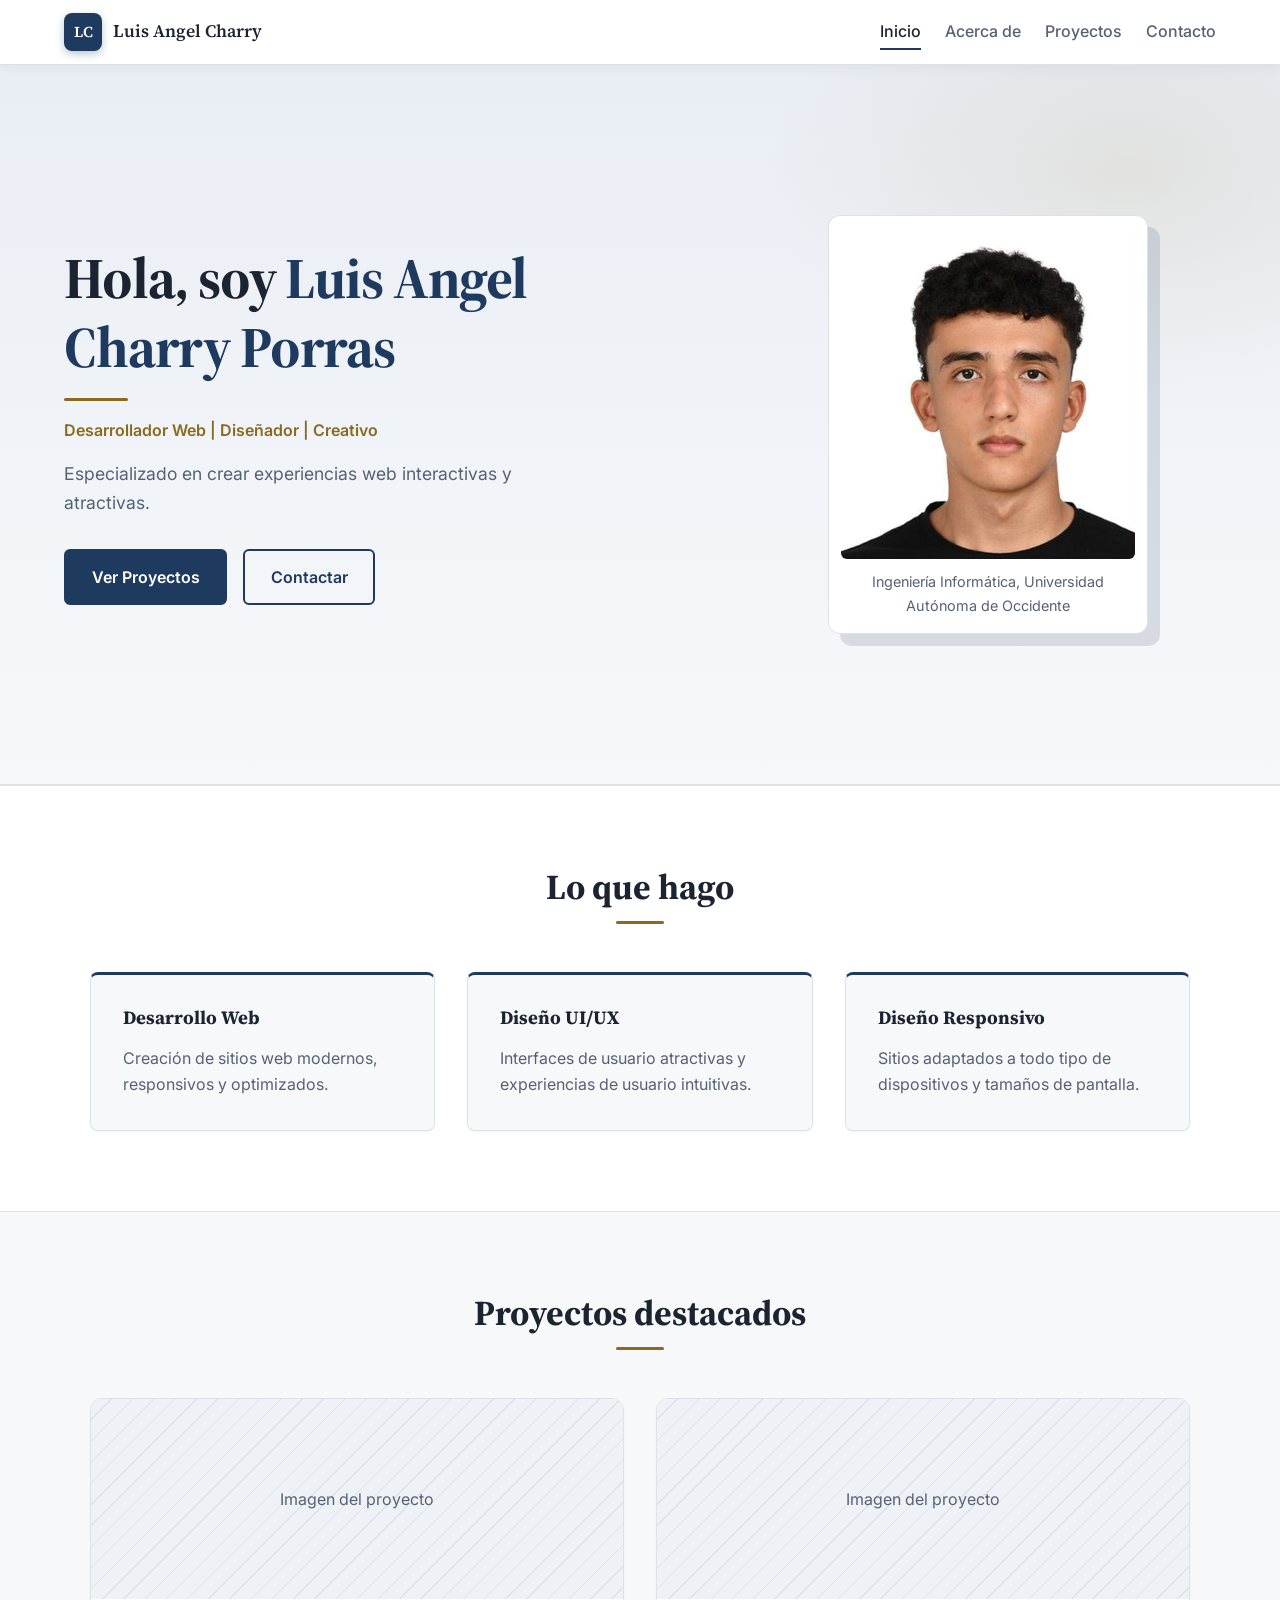
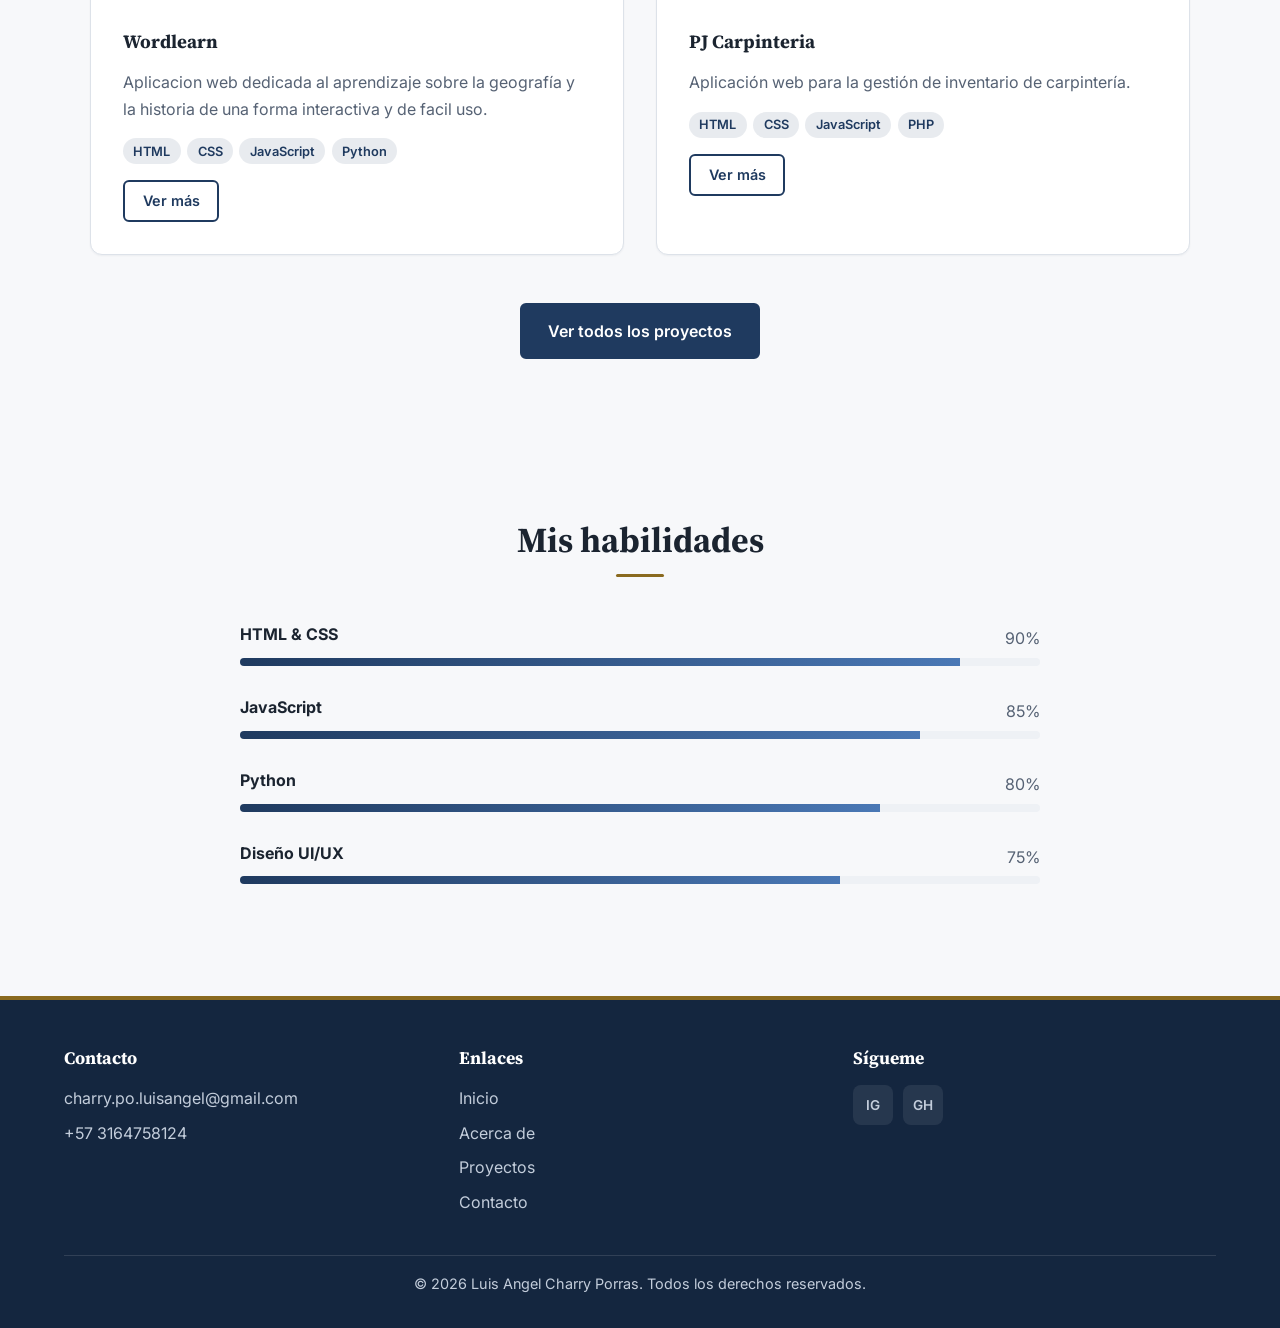
<file: index.html>
<!DOCTYPE html>
<html lang="es">
<head>
  <meta charset="UTF-8">
  <meta name="viewport" content="width=device-width, initial-scale=1.0">
  <link rel="preconnect" href="https://fonts.googleapis.com">
  <link rel="preconnect" href="https://fonts.gstatic.com" crossorigin>
  <link href="https://fonts.googleapis.com/css2?family=Inter:wght@400;500;600&family=Source+Serif+4:opsz,wght@8..60,500;8..60,600;8..60,700&display=swap" rel="stylesheet">
  <link rel="stylesheet" href="css/styles.css">
  <title>Luis Angel Charry Porras | Desarrollador Web</title>
</head>
<body>
  <header>
    <a href="index.html" class="logo"><span class="logo-mark">LC</span><span class="logo-name">Luis Angel Charry</span></a>
    <nav id="main-nav">
      <ul>
        <li><a href="index.html" class="active">Inicio</a></li>
        <li><a href="about.html">Acerca de</a></li>
        <li><a href="projects.html">Proyectos</a></li>
        <li><a href="contact.html">Contacto</a></li>
      </ul>
    </nav>
    <button id="mobile-menu" class="menu-toggle" aria-label="Abrir menú"><span></span><span></span><span></span></button>
  </header>

  <main>
    <section class="hero">
      <div class="hero-content">
        <h1>Hola, soy <span class="highlight">Luis Angel Charry Porras</span></h1>
        <p class="subtitle">Desarrollador Web | Diseñador | Creativo</p>
        <p class="hero-text">Especializado en crear experiencias web interactivas y atractivas.</p>
        <div class="cta-buttons">
          <a href="projects.html" class="btn primary">Ver Proyectos</a>
          <a href="contact.html" class="btn secondary">Contactar</a>
        </div>
      </div>
      <div class="hero-image">
        <figure class="portrait">
          <img src="img/tu-foto.jpeg" alt="Retrato de Luis Angel Charry Porras" width="461" height="519">
          <figcaption>Ingeniería Informática, Universidad Autónoma de Occidente</figcaption>
        </figure>
      </div>
    </section>

    <section class="services">
      <h2 class="section-title">Lo que hago</h2>
      <div class="services-container">
        <div class="service-card reveal"><h3>Desarrollo Web</h3><p>Creación de sitios web modernos, responsivos y optimizados.</p></div>
        <div class="service-card reveal"><h3>Diseño UI/UX</h3><p>Interfaces de usuario atractivas y experiencias de usuario intuitivas.</p></div>
        <div class="service-card reveal"><h3>Diseño Responsivo</h3><p>Sitios adaptados a todo tipo de dispositivos y tamaños de pantalla.</p></div>
      </div>
    </section>

    <section class="featured-projects">
      <h2 class="section-title">Proyectos destacados</h2>
      <div class="projects-grid">
        <article class="project-card reveal">
          <div class="project-image"><div class="image-placeholder">Imagen del proyecto</div></div>
          <div class="project-info">
            <h3>Wordlearn</h3>
            <p>Aplicacion web dedicada al aprendizaje sobre la geografía y la historia de una forma interactiva y de facil uso.</p>
            <ul class="tags"><li>HTML</li><li>CSS</li><li>JavaScript</li><li>Python</li></ul>
            <a href="projects.html" class="btn small secondary">Ver más</a>
          </div>
        </article>
        <article class="project-card reveal">
          <div class="project-image"><div class="image-placeholder">Imagen del proyecto</div></div>
          <div class="project-info">
            <h3>PJ Carpinteria</h3>
            <p>Aplicación web para la gestión de inventario de carpintería.</p>
            <ul class="tags"><li>HTML</li><li>CSS</li><li>JavaScript</li><li>PHP</li></ul>
            <a href="projects.html" class="btn small secondary">Ver más</a>
          </div>
        </article>
      </div>
      <div class="center-button"><a href="projects.html" class="btn primary">Ver todos los proyectos</a></div>
    </section>

    <section class="skills">
      <h2 class="section-title">Mis habilidades</h2>
      <div class="skills-container">
        <div class="skill reveal" style="--level:90%"><div class="skill-name"><h3>HTML &amp; CSS</h3><span>90%</span></div><div class="skill-bar"><div class="skill-level"></div></div></div>
        <div class="skill reveal" style="--level:85%"><div class="skill-name"><h3>JavaScript</h3><span>85%</span></div><div class="skill-bar"><div class="skill-level"></div></div></div>
        <div class="skill reveal" style="--level:80%"><div class="skill-name"><h3>Python</h3><span>80%</span></div><div class="skill-bar"><div class="skill-level"></div></div></div>
        <div class="skill reveal" style="--level:75%"><div class="skill-name"><h3>Diseño UI/UX</h3><span>75%</span></div><div class="skill-bar"><div class="skill-level"></div></div></div>
      </div>
    </section>
  </main>

  <footer>
    <div class="footer-content">
      <div class="footer-section">
        <h3>Contacto</h3>
        <p>charry.po.luisangel@gmail.com</p>
        <p>+57 3164758124</p>
      </div>
      <div class="footer-section">
        <h3>Enlaces</h3>
        <ul>
          <li><a href="index.html">Inicio</a></li>
          <li><a href="about.html">Acerca de</a></li>
          <li><a href="projects.html">Proyectos</a></li>
          <li><a href="contact.html">Contacto</a></li>
        </ul>
      </div>
      <div class="footer-section">
        <h3>Sígueme</h3>
        <div class="social-icons">
          <a href="https://www.instagram.com/xx.l_acp.om?obrf=MTgzN3Zocjd4cWVyNg%3D%3D&utm_source=qr" class="social-icon" aria-label="Instagram">IG</a>
          <a href="https://github.com/luissss-del" class="social-icon" aria-label="GitHub">GH</a>
        </div>
      </div>
    </div>
    <div class="footer-bottom"><p>&copy; 2026 Luis Angel Charry Porras. Todos los derechos reservados.</p></div>
  </footer>
  <script src="js/main.js"></script>
</body>
</html>
</file>
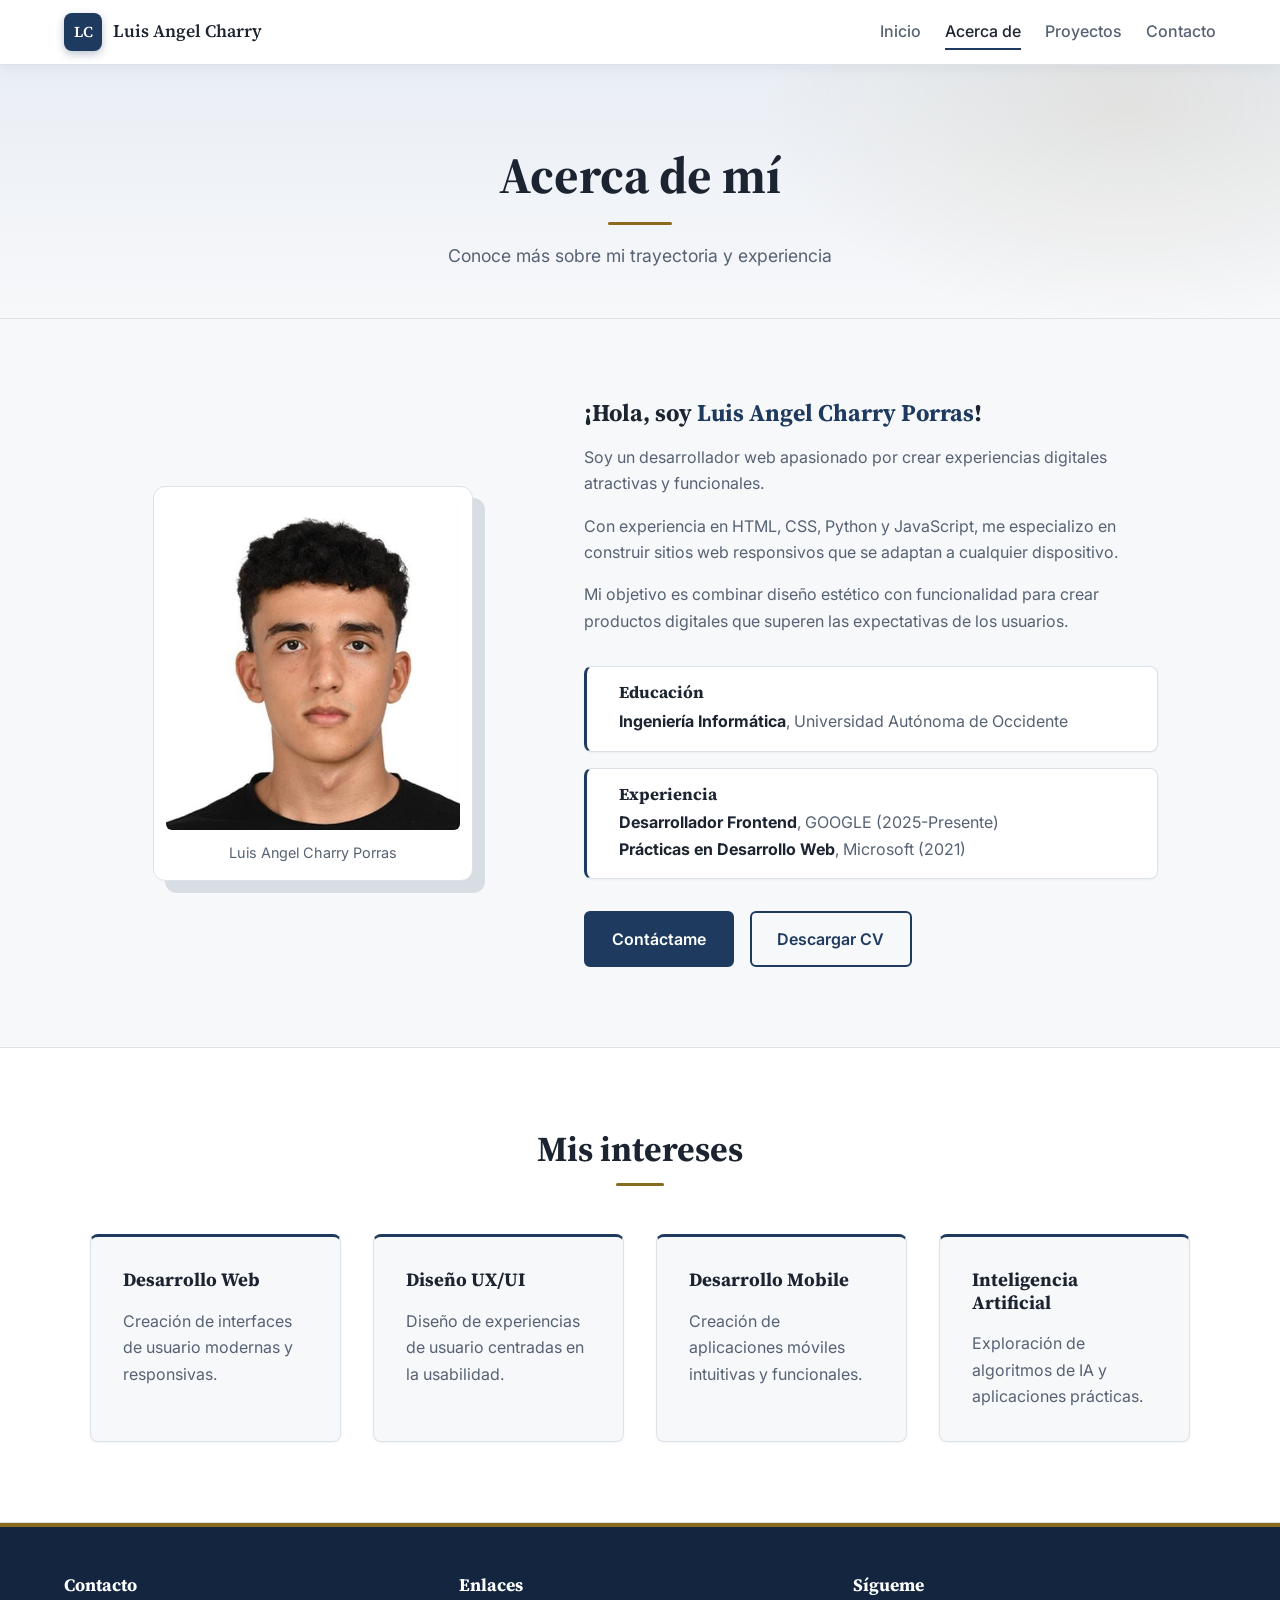
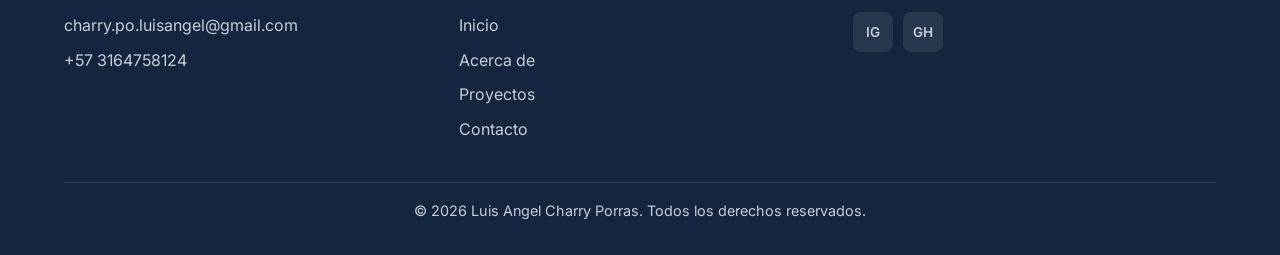
<file: about.html>
<!DOCTYPE html>
<html lang="es">
<head>
  <meta charset="UTF-8">
  <meta name="viewport" content="width=device-width, initial-scale=1.0">
  <link rel="preconnect" href="https://fonts.googleapis.com">
  <link rel="preconnect" href="https://fonts.gstatic.com" crossorigin>
  <link href="https://fonts.googleapis.com/css2?family=Inter:wght@400;500;600&family=Source+Serif+4:opsz,wght@8..60,500;8..60,600;8..60,700&display=swap" rel="stylesheet">
  <link rel="stylesheet" href="css/styles.css">
  <title>Acerca de mí | Luis Angel Charry Porras</title>
</head>
<body>
  <header>
    <a href="index.html" class="logo"><span class="logo-mark">LC</span><span class="logo-name">Luis Angel Charry</span></a>
    <nav id="main-nav">
      <ul>
        <li><a href="index.html">Inicio</a></li>
        <li><a href="about.html" class="active">Acerca de</a></li>
        <li><a href="projects.html">Proyectos</a></li>
        <li><a href="contact.html">Contacto</a></li>
      </ul>
    </nav>
    <button id="mobile-menu" class="menu-toggle" aria-label="Abrir menú"><span></span><span></span><span></span></button>
  </header>

  <main>
    <section class="page-header">
      <h1>Acerca de mí</h1>
      <p>Conoce más sobre mi trayectoria y experiencia</p>
    </section>

    <section class="about-content">
      <div class="container about-grid">
        <div class="about-image reveal">
          <figure class="portrait">
            <img src="img/tu-foto.jpeg" alt="Retrato de Luis Angel Charry Porras" width="461" height="519">
            <figcaption>Luis Angel Charry Porras</figcaption>
          </figure>
        </div>
        <div class="about-text reveal">
          <h2>¡Hola, soy <span class="highlight">Luis Angel Charry Porras</span>!</h2>
          <p>Soy un desarrollador web apasionado por crear experiencias digitales atractivas y funcionales.</p>
          <p>Con experiencia en HTML, CSS, Python y JavaScript, me especializo en construir sitios web responsivos que se adaptan a cualquier dispositivo.</p>
          <p>Mi objetivo es combinar diseño estético con funcionalidad para crear productos digitales que superen las expectativas de los usuarios.</p>
          <div class="about-details">
            <div class="detail-item">
              <h3>Educación</h3>
              <p><strong>Ingeniería Informática</strong>, Universidad Autónoma de Occidente</p>
            </div>
            <div class="detail-item">
              <h3>Experiencia</h3>
              <p><strong>Desarrollador Frontend</strong>, GOOGLE (2025-Presente)</p>
              <p><strong>Prácticas en Desarrollo Web</strong>, Microsoft (2021)</p>
            </div>
          </div>
          <div class="cta-buttons">
            <a href="contact.html" class="btn primary">Contáctame</a>
            <a href="Documento CV.docx" class="btn secondary">Descargar CV</a>
          </div>
        </div>
      </div>
    </section>

    <section class="intereses">
      <h2 class="section-title">Mis intereses</h2>
      <div class="interests-grid">
        <div class="interest-card reveal"><h3>Desarrollo Web</h3><p>Creación de interfaces de usuario modernas y responsivas.</p></div>
        <div class="interest-card reveal"><h3>Diseño UX/UI</h3><p>Diseño de experiencias de usuario centradas en la usabilidad.</p></div>
        <div class="interest-card reveal"><h3>Desarrollo Mobile</h3><p>Creación de aplicaciones móviles intuitivas y funcionales.</p></div>
        <div class="interest-card reveal"><h3>Inteligencia Artificial</h3><p>Exploración de algoritmos de IA y aplicaciones prácticas.</p></div>
      </div>
    </section>
  </main>

  <footer>
    <div class="footer-content">
      <div class="footer-section">
        <h3>Contacto</h3>
        <p>charry.po.luisangel@gmail.com</p>
        <p>+57 3164758124</p>
      </div>
      <div class="footer-section">
        <h3>Enlaces</h3>
        <ul>
          <li><a href="index.html">Inicio</a></li>
          <li><a href="about.html">Acerca de</a></li>
          <li><a href="projects.html">Proyectos</a></li>
          <li><a href="contact.html">Contacto</a></li>
        </ul>
      </div>
      <div class="footer-section">
        <h3>Sígueme</h3>
        <div class="social-icons">
          <a href="https://www.instagram.com/xx.l_acp.om?obrf=MTgzN3Zocjd4cWVyNg%3D%3D&utm_source=qr" class="social-icon" aria-label="Instagram">IG</a>
          <a href="https://github.com/luissss-del" class="social-icon" aria-label="GitHub">GH</a>
        </div>
      </div>
    </div>
    <div class="footer-bottom"><p>&copy; 2026 Luis Angel Charry Porras. Todos los derechos reservados.</p></div>
  </footer>
  <script src="js/main.js"></script>
</body>
</html>
</file>
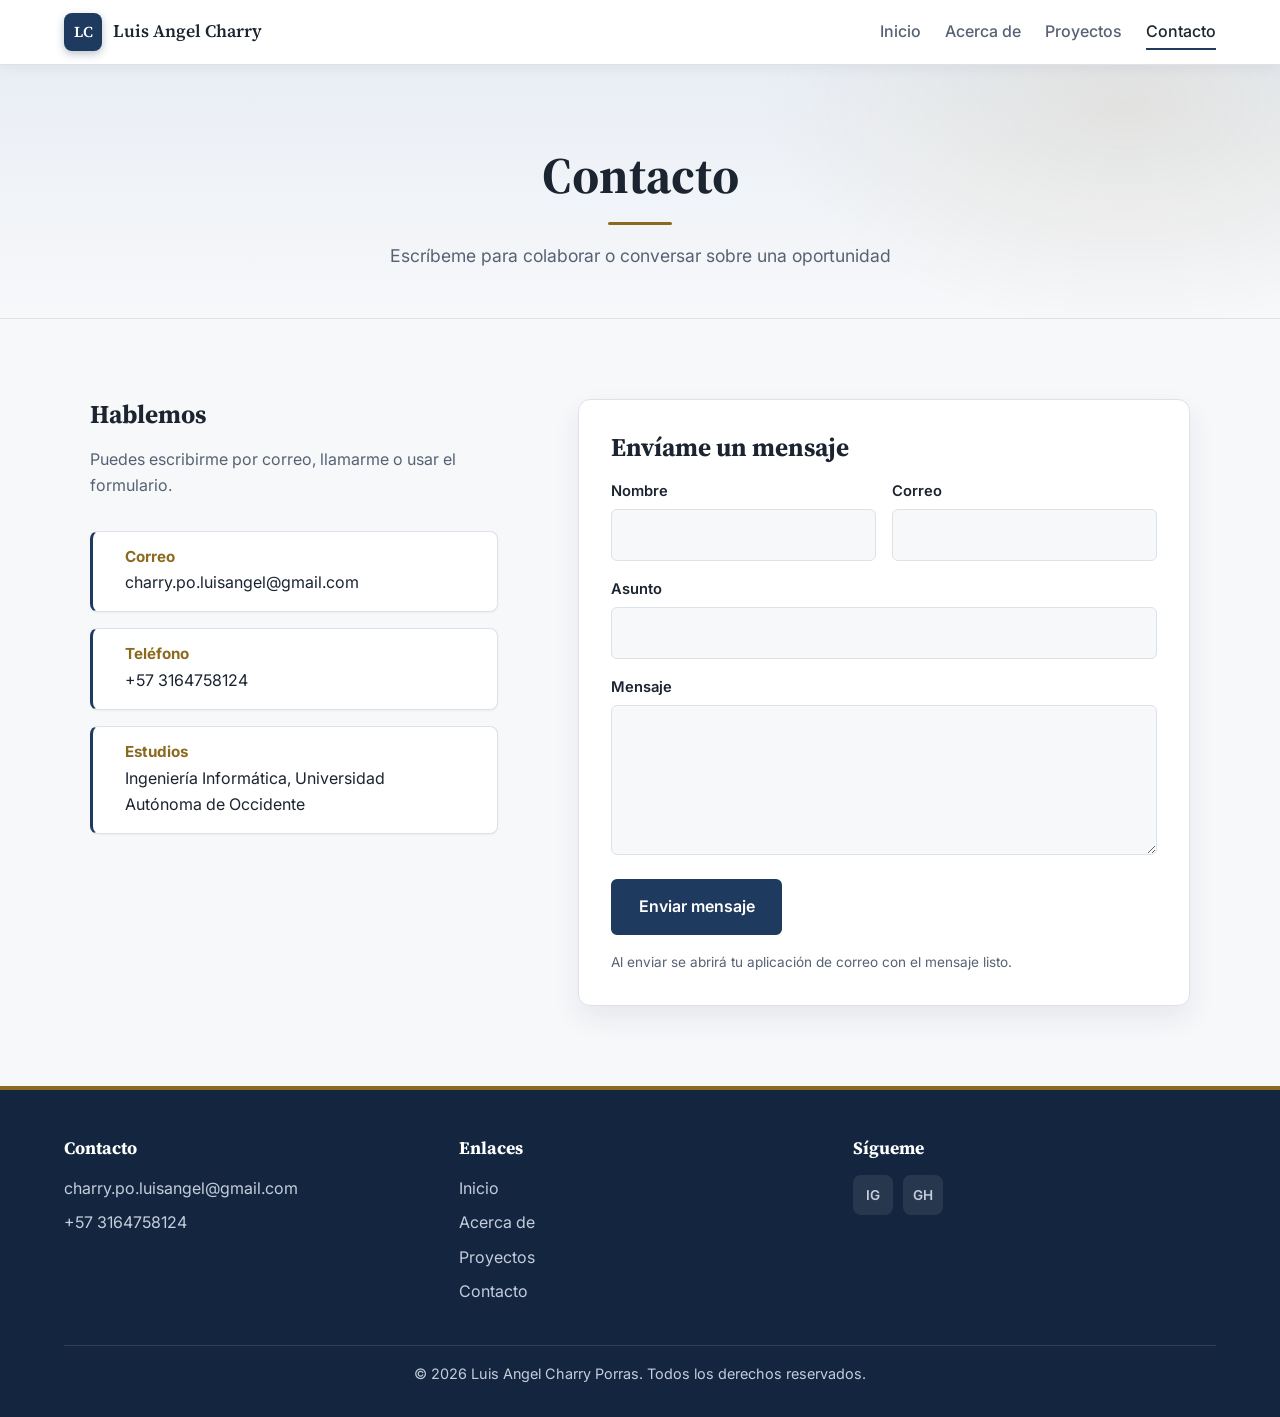
<file: contact.html>
<!DOCTYPE html>
<html lang="es">
<head>
  <meta charset="UTF-8">
  <meta name="viewport" content="width=device-width, initial-scale=1.0">
  <link rel="preconnect" href="https://fonts.googleapis.com">
  <link rel="preconnect" href="https://fonts.gstatic.com" crossorigin>
  <link href="https://fonts.googleapis.com/css2?family=Inter:wght@400;500;600&family=Source+Serif+4:opsz,wght@8..60,500;8..60,600;8..60,700&display=swap" rel="stylesheet">
  <link rel="stylesheet" href="css/styles.css">
  <title>Contacto | Luis Angel Charry Porras</title>
</head>
<body>
  <header>
    <a href="index.html" class="logo"><span class="logo-mark">LC</span><span class="logo-name">Luis Angel Charry</span></a>
    <nav id="main-nav">
      <ul>
        <li><a href="index.html">Inicio</a></li>
        <li><a href="about.html">Acerca de</a></li>
        <li><a href="projects.html">Proyectos</a></li>
        <li><a href="contact.html" class="active">Contacto</a></li>
      </ul>
    </nav>
    <button id="mobile-menu" class="menu-toggle" aria-label="Abrir menú"><span></span><span></span><span></span></button>
  </header>

  <main>
    <section class="page-header">
      <h1>Contacto</h1>
      <p>Escríbeme para colaborar o conversar sobre una oportunidad</p>
    </section>

    <section class="contact-section">
      <div class="contact-grid">
        <div class="contact-info reveal">
          <h2>Hablemos</h2>
          <p>Puedes escribirme por correo, llamarme o usar el formulario.</p>
          <div class="info-item">
            <h3>Correo</h3>
            <a href="mailto:charry.po.luisangel@gmail.com">charry.po.luisangel@gmail.com</a>
          </div>
          <div class="info-item">
            <h3>Teléfono</h3>
            <a href="tel:+573164758124">+57 3164758124</a>
          </div>
          <div class="info-item">
            <h3>Estudios</h3>
            <p>Ingeniería Informática, Universidad Autónoma de Occidente</p>
          </div>
        </div>

        <div class="contact-form reveal">
          <h2>Envíame un mensaje</h2>
          <form action="mailto:charry.po.luisangel@gmail.com?subject=Contacto desde tu portafolio" method="post" enctype="text/plain">
            <div class="form-row">
              <div class="form-group">
                <label for="nombre">Nombre</label>
                <input type="text" id="nombre" name="Nombre" autocomplete="name" required>
              </div>
              <div class="form-group">
                <label for="correo">Correo</label>
                <input type="email" id="correo" name="Correo" autocomplete="email" required>
              </div>
            </div>
            <div class="form-group">
              <label for="asunto">Asunto</label>
              <input type="text" id="asunto" name="Asunto" required>
            </div>
            <div class="form-group">
              <label for="mensaje">Mensaje</label>
              <textarea id="mensaje" name="Mensaje" required></textarea>
            </div>
            <button type="submit" class="btn primary">Enviar mensaje</button>
            <p class="form-note">Al enviar se abrirá tu aplicación de correo con el mensaje listo.</p>
          </form>
        </div>
      </div>
    </section>
  </main>

  <footer>
    <div class="footer-content">
      <div class="footer-section">
        <h3>Contacto</h3>
        <p>charry.po.luisangel@gmail.com</p>
        <p>+57 3164758124</p>
      </div>
      <div class="footer-section">
        <h3>Enlaces</h3>
        <ul>
          <li><a href="index.html">Inicio</a></li>
          <li><a href="about.html">Acerca de</a></li>
          <li><a href="projects.html">Proyectos</a></li>
          <li><a href="contact.html">Contacto</a></li>
        </ul>
      </div>
      <div class="footer-section">
        <h3>Sígueme</h3>
        <div class="social-icons">
          <a href="https://www.instagram.com/xx.l_acp.om?obrf=MTgzN3Zocjd4cWVyNg%3D%3D&utm_source=qr" class="social-icon" aria-label="Instagram">IG</a>
          <a href="https://github.com/luissss-del" class="social-icon" aria-label="GitHub">GH</a>
        </div>
      </div>
    </div>
    <div class="footer-bottom"><p>&copy; 2026 Luis Angel Charry Porras. Todos los derechos reservados.</p></div>
  </footer>
  <script src="js/main.js"></script>
</body>
</html>
</file>
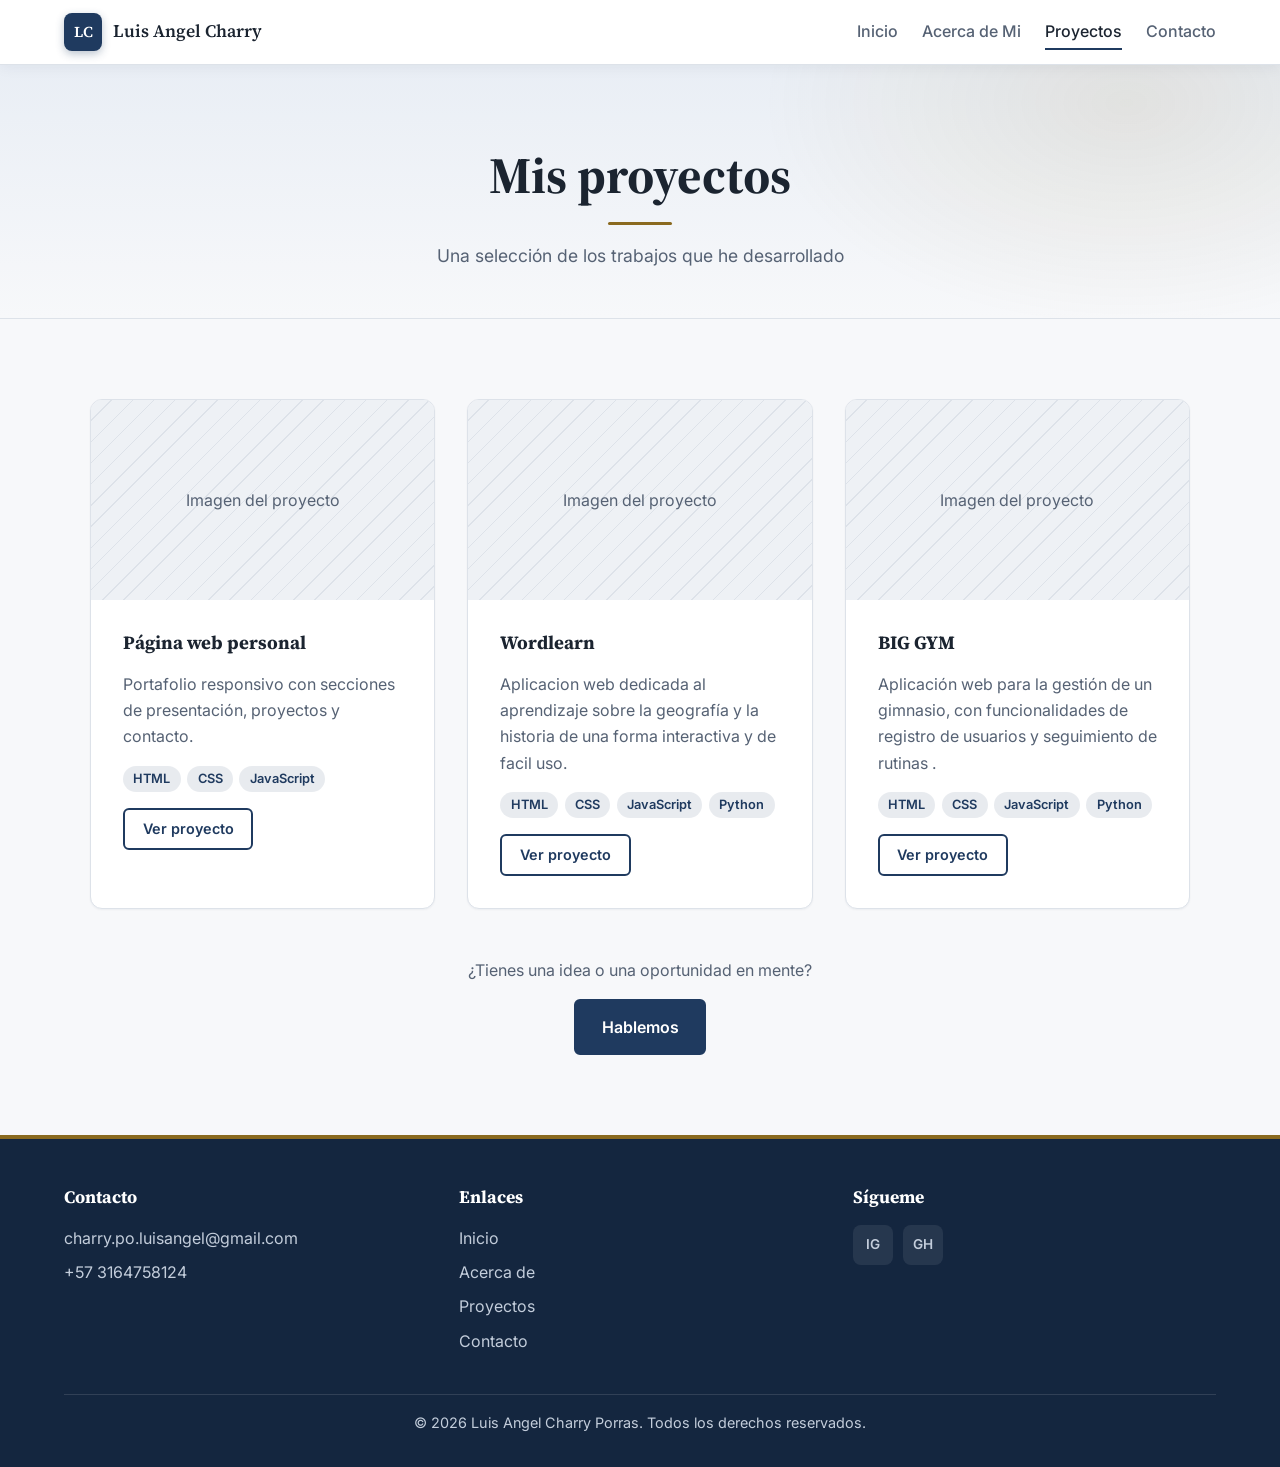
<file: projects.html>
<!DOCTYPE html>
<html lang="es">
<head>
  <meta charset="UTF-8">
  <meta name="viewport" content="width=device-width, initial-scale=1.0">
  <link rel="preconnect" href="https://fonts.googleapis.com">
  <link rel="preconnect" href="https://fonts.gstatic.com" crossorigin>
  <link href="https://fonts.googleapis.com/css2?family=Inter:wght@400;500;600&family=Source+Serif+4:opsz,wght@8..60,500;8..60,600;8..60,700&display=swap" rel="stylesheet">
  <link rel="stylesheet" href="css/styles.css">
  <title>Proyectos | Luis Angel Charry Porras</title>
</head>
<body>
  <header>
    <a href="index.html" class="logo"><span class="logo-mark">LC</span><span class="logo-name">Luis Angel Charry</span></a>
    <nav id="main-nav">
      <ul>
        <li><a href="index.html">Inicio</a></li>
        <li><a href="about.html">Acerca de Mi</a></li>
        <li><a href="projects.html" class="active">Proyectos</a></li>
        <li><a href="contact.html">Contacto</a></li>
      </ul>
    </nav>
    <button id="mobile-menu" class="menu-toggle" aria-label="Abrir menú"><span></span><span></span><span></span></button>
  </header>

  <main>
    <section class="page-header">
      <h1>Mis proyectos</h1>
      <p>Una selección de los trabajos que he desarrollado</p>
    </section>

    <section class="projects-page">
      <div class="projects-grid">
        <article class="project-card reveal">
          <div class="project-image"><div class="image-placeholder">Imagen del proyecto</div></div>
          <div class="project-info">
            <h3>Página web personal</h3>
            <p>Portafolio responsivo con secciones de presentación, proyectos y contacto.</p>
            <ul class="tags"><li>HTML</li><li>CSS</li><li>JavaScript</li></ul>
            <a href="index.html" class="btn small secondary">Ver proyecto</a>
          </div>
        </article>
        <article class="project-card reveal">
          <div class="project-image"><div class="image-placeholder">Imagen del proyecto</div></div>
          <div class="project-info">
            <h3>Wordlearn</h3>
            <p>Aplicacion web dedicada al aprendizaje sobre la geografía y la historia de una forma interactiva y de facil uso.</p>
            <ul class="tags"><li>HTML</li><li>CSS</li><li>JavaScript</li><li>Python</li></ul>
            <a href="https://github.com/luissss-del/Proyecto11.git" class="btn small secondary">Ver proyecto</a>
          </div>
        </article>
        <article class="project-card reveal">
          <div class="project-image"><div class="image-placeholder">Imagen del proyecto</div></div>
          <div class="project-info">
            <h3>BIG GYM</h3>
            <p>Aplicación web para la gestión de un gimnasio, con funcionalidades de registro de usuarios y seguimiento de rutinas .</p>
            <ul class="tags"><li>HTML</li><li>CSS</li><li>JavaScript</li><li>Python</li></ul>
            <a href="https://github.com/luissss-del/biggym.git" class="btn small secondary">Ver proyecto</a>
          </div>
        </article>
      </div>
      <div class="center-button">
        <p style="color:var(--muted);margin-bottom:var(--spacing-sm)">¿Tienes una idea o una oportunidad en mente?</p>
        <a href="contact.html" class="btn primary">Hablemos</a>
      </div>
    </section>
  </main>

  <footer>
    <div class="footer-content">
      <div class="footer-section">
        <h3>Contacto</h3>
        <p>charry.po.luisangel@gmail.com</p>
        <p>+57 3164758124</p>
      </div>
      <div class="footer-section">
        <h3>Enlaces</h3>
        <ul>
          <li><a href="index.html">Inicio</a></li>
          <li><a href="about.html">Acerca de</a></li>
          <li><a href="projects.html">Proyectos</a></li>
          <li><a href="contact.html">Contacto</a></li>
        </ul>
      </div>
      <div class="footer-section">
        <h3>Sígueme</h3>
        <div class="social-icons">
          <a href="https://www.instagram.com/xx.l_acp.om?obrf=MTgzN3Zocjd4cWVyNg%3D%3D&utm_source=qr" class="social-icon" aria-label="Instagram">IG</a>
          <a href="https://github.com/luissss-del" class="social-icon" aria-label="GitHub">GH</a>
        </div>
      </div>
    </div>
    <div class="footer-bottom"><p>&copy; 2026 Luis Angel Charry Porras. Todos los derechos reservados.</p></div>
  </footer>
  <script src="js/main.js"></script>
</body>
</html>
</file>
<file: css/styles.css>
/* ===== Variables ===== */
:root {
  --font-main: 'Inter', 'Segoe UI', Tahoma, sans-serif;
  --font-heading: 'Source Serif 4', Georgia, serif;
  --bg: #f7f8fa;
  --surface: #ffffff;
  --surface-2: #eef1f5;
  --text: #1b2430;
  --muted: #566274;
  --line: #dde2e9;
  --primary-color: #1f3a5f;
  --accent-color: #8a6a1f;
  --footer-bg: #14263f;
  --spacing-sm: 1rem;
  --spacing-md: 2rem;
  --spacing-lg: 3rem;
  --spacing-xl: 5rem;
  --border-radius: 8px;
}

/* ===== Reset y base ===== */
* { margin: 0; padding: 0; box-sizing: border-box; }
html { scroll-behavior: smooth; }
body { font-family: var(--font-main); line-height: 1.65; color: var(--text); background: var(--bg); }
a { text-decoration: none; color: var(--primary-color); }
ul { list-style: none; }
h1, h2, h3 { font-family: var(--font-heading); line-height: 1.2; margin-bottom: var(--spacing-sm); }
.highlight { color: var(--primary-color); }
.container { width: 90%; max-width: 1100px; margin: 0 auto; }

/* ===== Header ===== */
header {
  display: flex; justify-content: space-between; align-items: center;
  padding: .8rem 5%; background: var(--surface); border-bottom: 1px solid var(--line);
  position: sticky; top: 0; z-index: 100;
}
.logo { display: flex; align-items: center; gap: .7rem; font-family: var(--font-heading); font-weight: 600; font-size: 1.1rem; color: var(--text); }
.logo-mark {
  display: grid; place-items: center; width: 38px; height: 38px; border-radius: var(--border-radius);
  background: var(--primary-color); color: #fff; font-size: .95rem;
}
nav ul { display: flex; gap: 1.5rem; }
nav a { color: var(--muted); font-weight: 500; padding: .4rem 0; border-bottom: 2px solid transparent; }
nav a:hover, nav a.active { color: var(--text); border-bottom-color: var(--primary-color); }

.menu-toggle { display: none; flex-direction: column; gap: 5px; background: none; border: 0; cursor: pointer; padding: 6px; }
.menu-toggle span { width: 24px; height: 2px; background: var(--text); transition: .3s; }
.menu-toggle.active span:nth-child(1) { transform: translateY(7px) rotate(45deg); }
.menu-toggle.active span:nth-child(2) { opacity: 0; }
.menu-toggle.active span:nth-child(3) { transform: translateY(-7px) rotate(-45deg); }

/* ===== Botones ===== */
.btn { display: inline-block; padding: .8rem 1.6rem; border-radius: 6px; font-weight: 600; border: 2px solid var(--primary-color); transition: .3s; }
.primary { background: var(--primary-color); color: #fff; }
.primary:hover { background: #162b47; border-color: #162b47; }
.secondary { background: transparent; color: var(--primary-color); }
.secondary:hover { background: var(--primary-color); color: #fff; }
.btn.small { padding: .45rem 1.1rem; font-size: .9rem; }
.cta-buttons { display: flex; flex-wrap: wrap; gap: var(--spacing-sm); }

/* ===== Hero ===== */
.hero {
  display: grid; grid-template-columns: 1.15fr .85fr; align-items: center; gap: var(--spacing-xl);
  padding: var(--spacing-xl) 5%; min-height: 80vh; background: var(--surface-2); border-bottom: 1px solid var(--line);
}
.hero h1 { font-size: clamp(2.2rem, 4.6vw, 3.6rem); }
.subtitle { color: var(--accent-color); font-weight: 600; margin-bottom: var(--spacing-sm); }
.hero-text { color: var(--muted); font-size: 1.1rem; max-width: 520px; margin-bottom: var(--spacing-md); }

.portrait { width: min(100%, 320px); margin: 0 auto; background: var(--surface); padding: 12px; border: 1px solid var(--line); border-radius: 12px; box-shadow: 12px 12px 0 rgba(31, 58, 95, .14); }
.portrait img { display: block; width: 100%; height: auto; border-radius: 6px; }
.portrait figcaption { text-align: center; color: var(--muted); font-size: .9rem; padding: .7rem 0 .2rem; }

/* ===== Secciones ===== */
.services, .featured-projects, .skills, .projects-page, .about-content, .intereses { padding: var(--spacing-xl) 5%; }
.services, .intereses { background: var(--surface); border-block: 1px solid var(--line); }
.section-title { text-align: center; font-size: clamp(1.7rem, 3vw, 2.2rem); margin-bottom: var(--spacing-lg); }

.services-container, .interests-grid { display: grid; grid-template-columns: repeat(auto-fit, minmax(240px, 1fr)); gap: var(--spacing-md); max-width: 1100px; margin: 0 auto; }
.service-card, .interest-card { padding: var(--spacing-md); background: var(--bg); border: 1px solid var(--line); border-top: 3px solid var(--primary-color); border-radius: var(--border-radius); }
.service-card p, .interest-card p { color: var(--muted); }

.projects-grid { display: grid; grid-template-columns: repeat(auto-fit, minmax(300px, 1fr)); gap: var(--spacing-md); max-width: 1100px; margin: 0 auto var(--spacing-lg); }
.project-card { background: var(--surface); border: 1px solid var(--line); border-radius: 12px; overflow: hidden; transition: border-color .3s; }
.project-card:hover { border-color: var(--primary-color); }
.project-image { height: 200px; background: var(--surface-2); }
.project-image img { width: 100%; height: 100%; object-fit: cover; display: block; }
.image-placeholder { height: 100%; display: grid; place-items: center; color: var(--muted); background: repeating-linear-gradient(135deg, transparent 0 14px, var(--line) 14px 15px); }
.project-info { padding: var(--spacing-md); }
.project-info p { color: var(--muted); margin-bottom: var(--spacing-sm); }
.tags { display: flex; flex-wrap: wrap; gap: .4rem; margin-bottom: var(--spacing-sm); }
.tags li { padding: .15rem .65rem; font-size: .8rem; font-weight: 600; color: var(--primary-color); background: rgba(31, 58, 95, .1); border-radius: 999px; }
.center-button { text-align: center; }

.skills-container { max-width: 800px; margin: 0 auto; }
.skill { margin-bottom: var(--spacing-md); }
.skill-name { display: flex; justify-content: space-between; margin-bottom: .4rem; }
.skill-name h3 { font-family: var(--font-main); font-size: 1rem; margin: 0; }
.skill-name span { color: var(--muted); }
.skill-bar { height: 6px; background: var(--surface-2); border-radius: 999px; overflow: hidden; }
.skill-level { height: 100%; width: 0; background: var(--primary-color); transition: width 1.2s ease .2s; }
.skill.visible .skill-level { width: var(--level); }

/* ===== Acerca de / Proyectos: cabecera de página ===== */
.page-header { padding: var(--spacing-xl) 5% var(--spacing-lg); text-align: center; background: var(--surface-2); border-bottom: 1px solid var(--line); }
.page-header h1 { font-size: clamp(2.1rem, 4.4vw, 3.2rem); }
.page-header p { color: var(--muted); font-size: 1.1rem; }

.about-grid { display: grid; grid-template-columns: .8fr 1.2fr; gap: var(--spacing-xl); align-items: center; }
.about-text > p { color: var(--muted); margin-bottom: var(--spacing-sm); }
.about-details { display: grid; gap: var(--spacing-sm); margin: var(--spacing-md) 0; }
.detail-item { padding: var(--spacing-sm) var(--spacing-md); background: var(--surface); border: 1px solid var(--line); border-left: 3px solid var(--primary-color); border-radius: var(--border-radius); }
.detail-item h3 { font-size: 1.05rem; margin-bottom: .3rem; }
.detail-item p { color: var(--muted); }
.detail-item strong { color: var(--text); }

/* ===== Footer ===== */
footer { background: var(--footer-bg); color: #c3cddb; padding: var(--spacing-lg) 5% var(--spacing-md); }
.footer-content { display: flex; justify-content: space-between; flex-wrap: wrap; gap: var(--spacing-md); margin-bottom: var(--spacing-md); }
.footer-section { flex: 1; min-width: 220px; }
.footer-section h3 { color: #fff; font-size: 1.1rem; }
.footer-section a { color: #c3cddb; }
.footer-section a:hover { color: #fff; }
.footer-section li, .footer-section p { margin-bottom: 8px; }
.social-icons { display: flex; gap: 10px; }
.social-icon { width: 40px; height: 40px; display: grid; place-items: center; border-radius: var(--border-radius); background: rgba(255, 255, 255, .08); font-size: .85rem; font-weight: 600; }
.social-icon:hover { background: #fff; color: var(--footer-bg); }
.footer-bottom { text-align: center; padding-top: var(--spacing-sm); border-top: 1px solid rgba(255, 255, 255, .12); font-size: .9rem; }

/* ===== Animación de aparición ===== */
.reveal { opacity: 0; transform: translateY(20px); transition: opacity .7s ease, transform .7s ease; }
.reveal.visible { opacity: 1; transform: none; }

/* ===== Responsive ===== */
@media (max-width: 992px) {
  .hero, .about-grid { grid-template-columns: 1fr; text-align: center; min-height: auto; gap: var(--spacing-lg); }
  .hero-text { margin-inline: auto; }
  .cta-buttons { justify-content: center; }
  .hero-image { order: -1; }
  .detail-item { text-align: left; }
}
@media (max-width: 768px) {
  .logo-name { display: none; }
  .menu-toggle { display: flex; }
  nav { display: none; position: absolute; top: 100%; left: 0; width: 100%; background: var(--surface); border-bottom: 1px solid var(--line); padding: 1rem 5%; }
  nav.active { display: block; }
  nav ul { flex-direction: column; gap: .5rem; }
  .footer-content { flex-direction: column; text-align: center; }
  .social-icons { justify-content: center; }
}
@media (prefers-reduced-motion: reduce) {
  .reveal { opacity: 1; transform: none; transition: none; }
  .skill-level { transition: none; }
}

/* ===== Mejoras de diseño ===== */
::selection { background: var(--primary-color); color: #fff; }
:focus-visible { outline: 2px solid var(--primary-color); outline-offset: 3px; }
header { box-shadow: 0 2px 14px rgba(20, 38, 63, .06); }
.logo-mark { box-shadow: 0 3px 8px rgba(31, 58, 95, .3); }

.hero, .page-header {
  background:
    radial-gradient(520px 320px at 88% 15%, rgba(138, 106, 31, .10), transparent 70%),
    linear-gradient(180deg, #e9eef5 0%, var(--bg) 100%);
}
.hero h1 { font-weight: 700; letter-spacing: -0.02em; }
.hero h1::after { content: ''; display: block; width: 64px; height: 3px; margin-top: 1rem; background: var(--accent-color); border-radius: 2px; }
.page-header h1::after { content: ''; display: block; width: 64px; height: 3px; margin: 1rem auto 0; background: var(--accent-color); border-radius: 2px; }

.section-title::after { content: ''; display: block; width: 48px; height: 3px; margin: .8rem auto 0; background: var(--accent-color); border-radius: 2px; }

.btn:hover { transform: translateY(-2px); box-shadow: 0 8px 18px rgba(31, 58, 95, .18); }
.portrait { transition: box-shadow .4s ease, transform .4s ease; }
.portrait:hover { transform: translate(-3px, -3px); box-shadow: 16px 16px 0 rgba(31, 58, 95, .16); }

.service-card, .interest-card, .detail-item { box-shadow: 0 1px 2px rgba(20, 38, 63, .05); transition: border-color .3s, box-shadow .3s; }
.service-card:hover, .interest-card:hover, .project-card:hover, .detail-item:hover { box-shadow: 0 12px 28px rgba(20, 38, 63, .12); }
.project-card { box-shadow: 0 1px 2px rgba(20, 38, 63, .05); }

.skill-bar { height: 8px; }
.skill-level { background: linear-gradient(90deg, var(--primary-color), #4a78b5); }

footer { border-top: 4px solid var(--accent-color); }

/* ===== Página: Contacto ===== */
.contact-section { padding: var(--spacing-xl) 5%; }
.contact-grid { display: grid; grid-template-columns: .8fr 1.2fr; gap: var(--spacing-xl); max-width: 1100px; margin: 0 auto; align-items: start; }
.contact-info h2, .contact-form h2 { font-size: 1.6rem; }
.contact-info > p { color: var(--muted); margin-bottom: var(--spacing-md); }
.info-item { padding: var(--spacing-sm) var(--spacing-md); margin-bottom: var(--spacing-sm); background: var(--surface); border: 1px solid var(--line); border-left: 3px solid var(--primary-color); border-radius: var(--border-radius); box-shadow: 0 1px 2px rgba(20, 38, 63, .05); }
.info-item h3 { font-family: var(--font-main); font-size: .95rem; margin-bottom: .2rem; color: var(--accent-color); }
.info-item p, .info-item a { color: var(--text); overflow-wrap: anywhere; }

.contact-form { background: var(--surface); border: 1px solid var(--line); border-radius: 12px; padding: var(--spacing-md); box-shadow: 0 12px 28px rgba(20, 38, 63, .08); }
.form-row { display: grid; grid-template-columns: 1fr 1fr; gap: var(--spacing-sm); }
.form-group { margin-bottom: var(--spacing-sm); }
.form-group label { display: block; font-weight: 600; font-size: .92rem; margin-bottom: .35rem; }
.form-group input, .form-group textarea {
  width: 100%; padding: .75rem .9rem; font: inherit; color: var(--text);
  background: var(--bg); border: 1px solid var(--line); border-radius: 6px; transition: border-color .3s, box-shadow .3s;
}
.form-group textarea { min-height: 150px; resize: vertical; }
.form-group input:focus, .form-group textarea:focus { outline: none; border-color: var(--primary-color); box-shadow: 0 0 0 3px rgba(31, 58, 95, .15); }
.form-note { color: var(--muted); font-size: .85rem; margin-top: var(--spacing-sm); }
.contact-form .btn { cursor: pointer; font: inherit; font-weight: 600; }

@media (max-width: 992px) { .contact-grid { grid-template-columns: 1fr; gap: var(--spacing-lg); } }
@media (max-width: 600px) { .form-row { grid-template-columns: 1fr; } }
</file>
